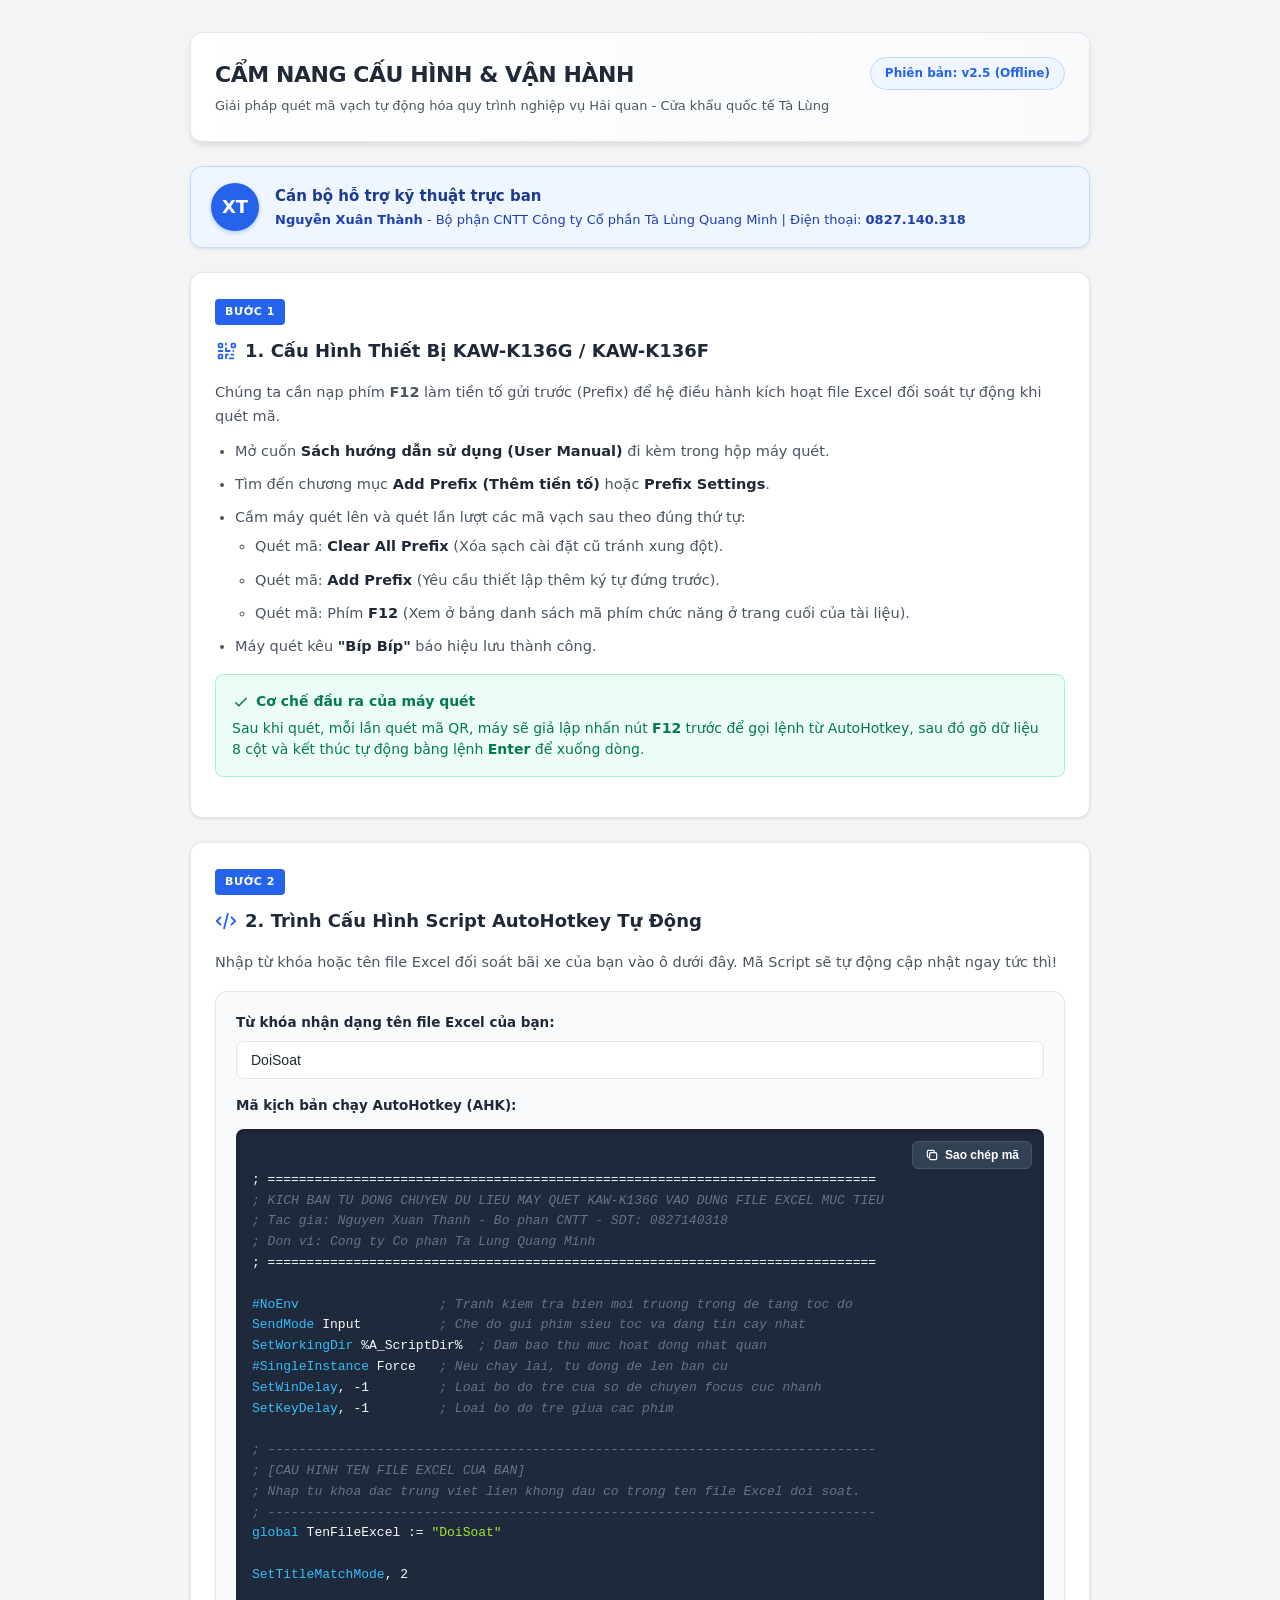
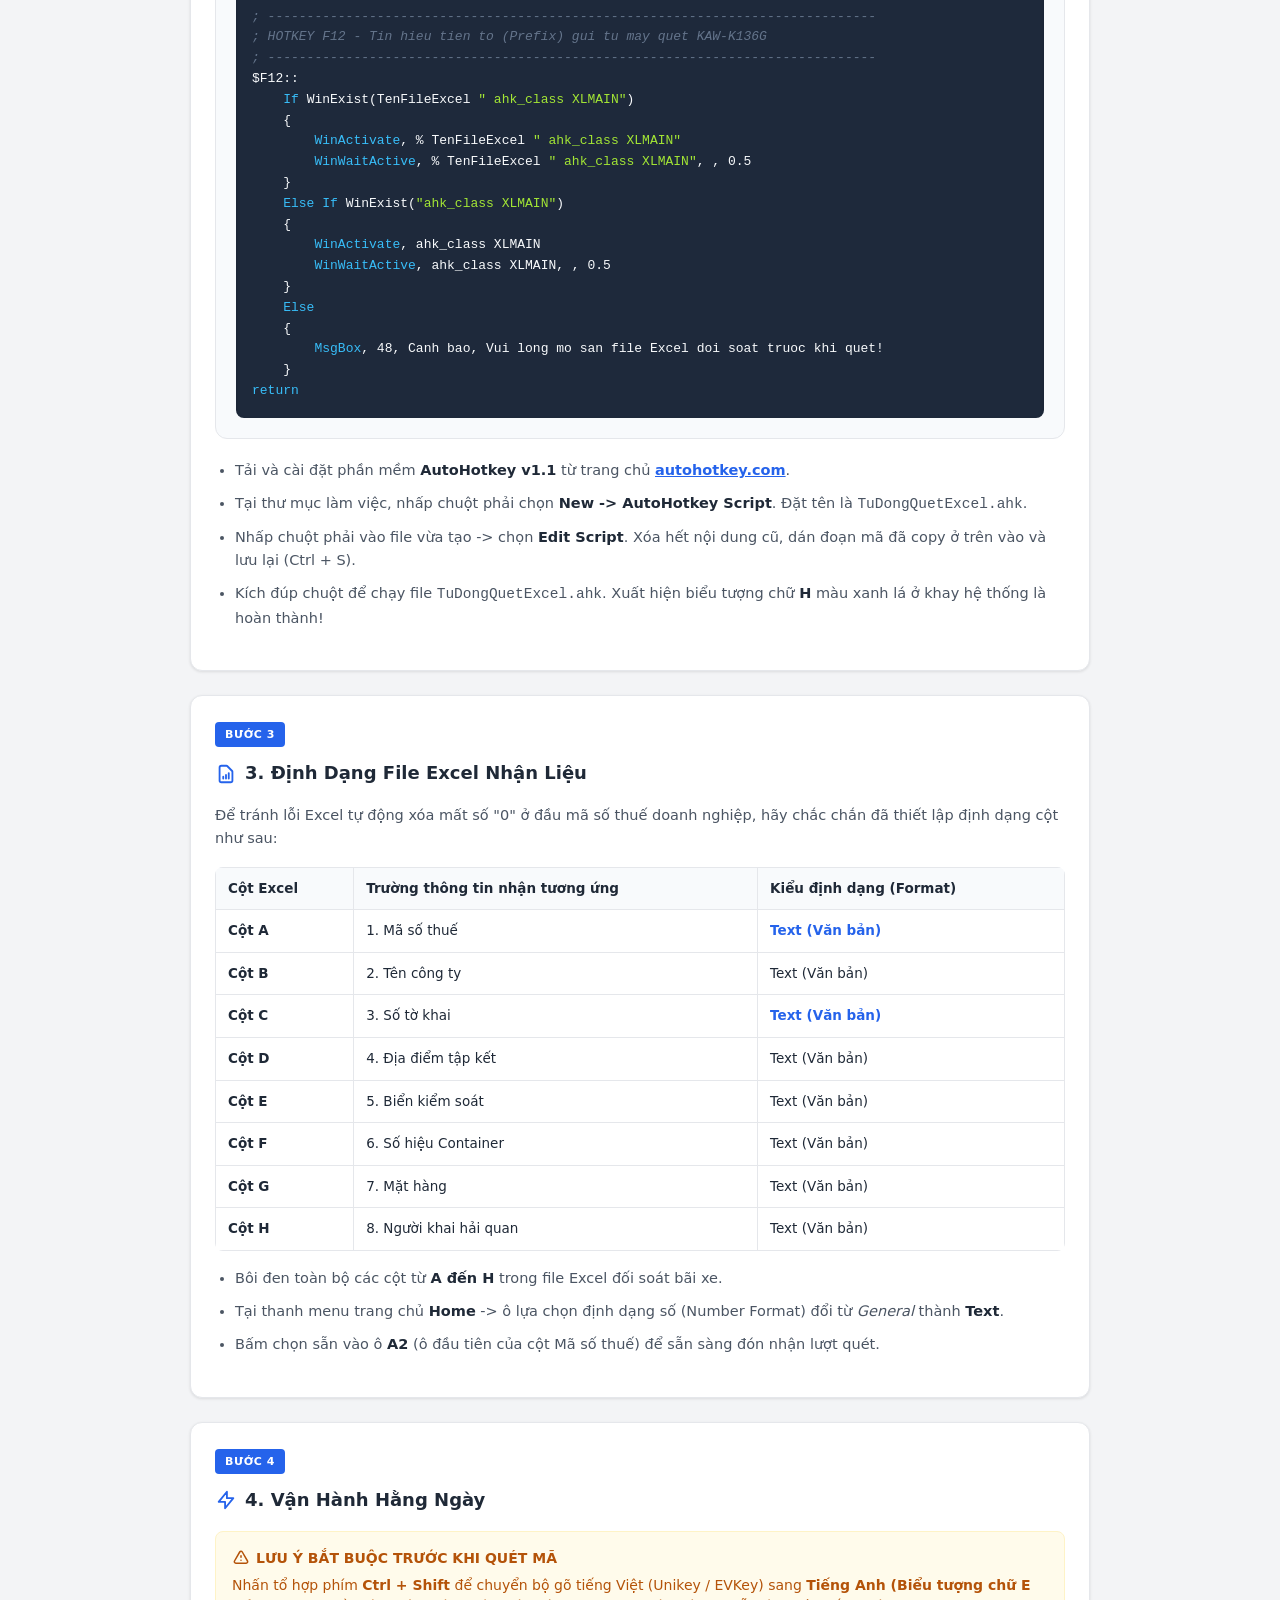
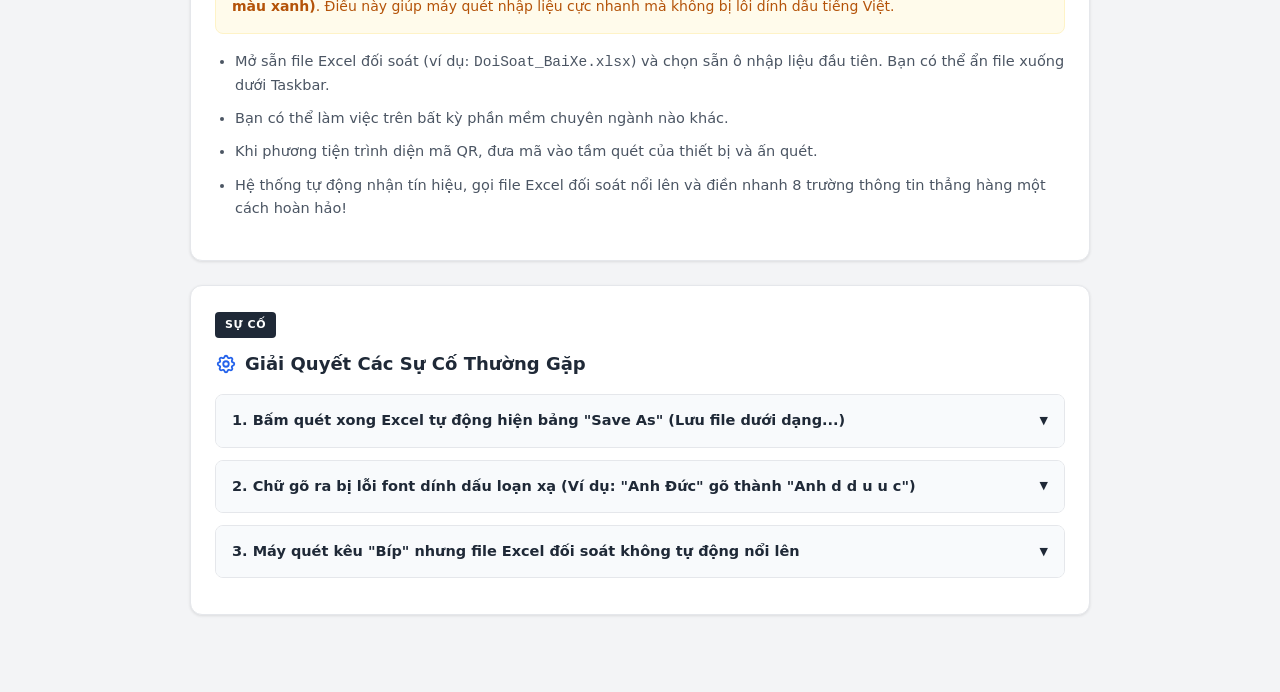
<file: guide.html>
<!-- guide.html -->
<!DOCTYPE html>
<html lang="vi">
<head>
    <meta charset="UTF-8">
    <meta name="viewport" content="width=device-width, initial-scale=1.0">
    <title>Cẩm Nang Hướng Dẫn Cấu Hình Hệ Thống QR Hải Quan</title>
    <style>
        /* ======================================================= */
        /* PURE CSS - THIẾT KẾ LIGHT THEME HIỆN ĐẠI                 */
        /* TỐI ƯU HÓA HOÀN TOÀN OFFLINE - KHÔNG PHỤ THUỘC INTERNET  */
        /* ======================================================= */
        :root {
            --bg-color: #f3f4f6;
            --card-bg: #ffffff;
            --text-main: #1f2937;
            --text-muted: #4b5563;
            --primary: #2563eb;
            --primary-hover: #1d4ed8;
            --success: #10b981;
            --success-bg: #ecfdf5;
            --success-border: #a7f3d0;
            --warning: #f59e0b;
            --warning-bg: #fffbeb;
            --warning-border: #fef3c7;
            --border-color: #e5e7eb;
            --code-bg: #1e293b;
            --code-text: #f8fafc;
            --radius-lg: 12px;
            --radius-md: 8px;
            --font-sans: system-ui, -apple-system, BlinkMacSystemFont, "Segoe UI", Roboto, "Helvetica Neue", Arial, sans-serif;
            --shadow-sm: 0 1px 3px rgba(0,0,0,0.1);
            --shadow-md: 0 4px 6px -1px rgba(0,0,0,0.1);
            --shadow-lg: 0 10px 15px -3px rgba(0,0,0,0.1);
        }

        * {
            box-sizing: border-box;
            margin: 0;
            padding: 0;
        }

        body {
            background-color: var(--bg-color);
            color: var(--text-main);
            font-family: var(--font-sans);
            line-height: 1.6;
            padding: 16px;
        }

        @media (min-width: 768px) {
            body { padding: 32px; }
        }

        .container {
            max-width: 900px;
            margin: 0 auto;
        }

        /* Header trang cẩm nang */
        .guide-header {
            background: linear-gradient(to right, #ffffff, #f8fafc);
            border: 1px solid var(--border-color);
            padding: 24px;
            border-radius: var(--radius-lg);
            margin-bottom: 24px;
            box-shadow: var(--shadow-md);
            display: flex;
            flex-direction: column;
            gap: 16px;
        }

        @media (min-width: 768px) {
            .guide-header {
                flex-direction: row;
                align-items: center;
                justify-content: space-between;
            }
        }

        .brand-text h1 {
            font-size: 20px;
            font-weight: 800;
            color: var(--text-main);
            text-transform: uppercase;
            letter-spacing: -0.02em;
        }

        @media (min-width: 768px) {
            .brand-text h1 { font-size: 22px; }
        }

        .brand-text p {
            font-size: 13px;
            color: var(--text-muted);
            margin-top: 4px;
        }

        .meta-tag {
            background-color: #eff6ff;
            color: var(--primary);
            border: 1px solid #bfdbfe;
            padding: 6px 14px;
            border-radius: 20px;
            font-size: 12px;
            font-weight: 600;
            align-self: flex-start;
            white-space: nowrap;
        }

        /* Thẻ liên hệ hỗ trợ kỹ thuật */
        .support-card {
            background-color: #eff6ff;
            border: 1px solid #bfdbfe;
            border-radius: var(--radius-lg);
            padding: 16px 20px;
            margin-bottom: 24px;
            display: flex;
            align-items: center;
            gap: 16px;
            box-shadow: var(--shadow-sm);
        }

        .support-avatar {
            width: 48px;
            height: 48px;
            background-color: var(--primary);
            color: white;
            border-radius: 50%;
            display: flex;
            align-items: center;
            justify-content: center;
            font-weight: bold;
            font-size: 18px;
            flex-shrink: 0;
            box-shadow: 0 2px 4px rgba(37, 99, 235, 0.3);
        }

        .support-info h3 {
            font-size: 15px;
            font-weight: 700;
            color: #1e3a8a;
            margin: 0;
        }

        .support-info p {
            font-size: 13px;
            color: #1e40af;
            margin: 2px 0 0 0;
        }

        /* Cấu trúc các bước (Step Cards) */
        .step-card {
            background-color: var(--card-bg);
            border: 1px solid var(--border-color);
            border-radius: var(--radius-lg);
            padding: 24px;
            margin-bottom: 24px;
            box-shadow: var(--shadow-sm);
            transition: transform 0.2s, box-shadow 0.2s;
        }
        
        .step-card:hover {
            box-shadow: var(--shadow-md);
        }

        .step-badge {
            background-color: var(--primary);
            color: white;
            font-size: 11px;
            font-weight: 700;
            padding: 4px 10px;
            border-radius: 4px;
            text-transform: uppercase;
            display: inline-block;
            margin-bottom: 12px;
            letter-spacing: 0.05em;
        }

        .step-title {
            font-size: 18px;
            font-weight: 700;
            color: var(--text-main);
            margin-bottom: 16px;
            display: flex;
            align-items: center;
            gap: 8px;
        }

        .step-title svg {
            color: var(--primary);
            width: 22px;
            height: 22px;
        }

        /* Danh sách hướng dẫn */
        .guide-list {
            margin-left: 20px;
            margin-bottom: 16px;
        }

        .guide-list li {
            margin-bottom: 10px;
            color: var(--text-muted);
            font-size: 14.5px;
        }

        .guide-list strong {
            color: var(--text-main);
        }

        /* Configurator Tool */
        .configurator-area {
            background-color: #f8fafc;
            border: 1px solid var(--border-color);
            border-radius: var(--radius-lg);
            padding: 20px;
            margin-top: 16px;
        }

        .config-label {
            display: block;
            font-size: 13.5px;
            font-weight: 700;
            color: var(--text-main);
            margin-bottom: 8px;
        }

        .config-input {
            width: 100%;
            padding: 10px 14px;
            border: 1px solid var(--border-color);
            background-color: #ffffff;
            border-radius: var(--radius-md);
            font-size: 14px;
            color: var(--text-main);
            outline: none;
            transition: all 0.2s;
            margin-bottom: 16px;
        }

        .config-input:focus {
            border-color: var(--primary);
            box-shadow: 0 0 0 3px rgba(37, 99, 235, 0.15);
        }

        /* Khung hiển thị Code */
        .code-container {
            position: relative;
            background-color: var(--code-bg);
            border-radius: var(--radius-md);
            padding: 16px;
            margin-top: 12px;
            box-shadow: inset 0 2px 4px rgba(0,0,0,0.2);
        }

        .code-block {
            font-family: Consolas, Monaco, "Andale Mono", "Ubuntu Mono", monospace;
            font-size: 13px;
            color: var(--code-text);
            white-space: pre-wrap;
            word-break: break-all;
            line-height: 1.6;
            margin-top: 25px;
        }
        
        .code-comment { color: #64748b; font-style: italic; }
        .code-keyword { color: #38bdf8; }
        .code-string { color: #a3e635; }

        .btn-copy {
            position: absolute;
            top: 12px;
            right: 12px;
            background-color: #334155;
            color: #ffffff;
            border: 1px solid #475569;
            padding: 6px 12px;
            border-radius: 6px;
            font-size: 12px;
            font-weight: 600;
            cursor: pointer;
            transition: all 0.2s;
            display: flex;
            align-items: center;
            gap: 6px;
        }

        .btn-copy:hover {
            background-color: #475569;
        }

        .btn-copy.copied {
            background-color: var(--success);
            border-color: var(--success);
        }

        /* Chú ý & Cảnh báo */
        .alert-box {
            padding: 16px;
            border-radius: var(--radius-md);
            margin: 16px 0;
            font-size: 14px;
            line-height: 1.5;
        }

        .alert-success {
            background-color: var(--success-bg);
            color: #047857;
            border: 1px solid var(--success-border);
        }

        .alert-warning {
            background-color: var(--warning-bg);
            color: #b45309;
            border: 1px solid var(--warning-border);
        }

        .alert-box h4 {
            font-weight: 700;
            margin-bottom: 6px;
            display: flex;
            align-items: center;
            gap: 6px;
        }

        /* Table định dạng cột */
        .format-table {
            width: 100%;
            border-collapse: collapse;
            margin: 16px 0;
            font-size: 13.5px;
            border-radius: var(--radius-md);
            overflow: hidden;
        }

        .format-table th, .format-table td {
            border: 1px solid var(--border-color);
            padding: 10px 12px;
            text-align: left;
        }

        .format-table th {
            background-color: #f8fafc;
            font-weight: 700;
        }
        
        .format-table tr:hover td {
            background-color: #f8fafc;
        }

        /* Accordion sự cố - Animation mượt mà */
        .trouble-item {
            border: 1px solid var(--border-color);
            border-radius: var(--radius-md);
            margin-bottom: 12px;
            background-color: #ffffff;
            overflow: hidden;
        }

        .trouble-header {
            padding: 14px 16px;
            font-weight: 700;
            font-size: 14.5px;
            background-color: #f8fafc;
            cursor: pointer;
            user-select: none;
            display: flex;
            justify-content: space-between;
            align-items: center;
            transition: background-color 0.2s;
        }

        .trouble-header:hover {
            background-color: #f1f5f9;
        }

        .trouble-content {
            max-height: 0;
            overflow: hidden;
            transition: max-height 0.3s ease-out, padding 0.3s ease;
            background-color: #ffffff;
            font-size: 13.5px;
            color: var(--text-muted);
            line-height: 1.5;
        }
        
        .trouble-content.active {
            max-height: 300px;
            padding: 16px;
            border-top: 1px solid var(--border-color);
        }

        .arrow-icon {
            font-size: 11px;
            transition: transform 0.3s ease;
        }
        
        .trouble-header.open .arrow-icon {
            transform: rotate(180deg);
        }

        /* Custom Toast Notification */
        .toast {
            display: flex;
            align-items: center;
            gap: 8px;
            position: fixed;
            bottom: 24px;
            right: 24px;
            background-color: var(--text-main);
            color: white;
            padding: 14px 20px;
            border-radius: var(--radius-md);
            box-shadow: var(--shadow-lg);
            z-index: 9999;
            font-weight: 600;
            font-size: 14px;
            opacity: 0;
            visibility: hidden;
            transform: translateY(20px);
            transition: all 0.3s ease;
        }
        
        .toast.show {
            opacity: 1;
            visibility: visible;
            transform: translateY(0);
        }
    </style>
</head>
<body>

    <div class="container">
        
        <header class="guide-header">
            <div class="brand-text">
                <h1>Cẩm Nang Cấu HÌNH &amp; VẬN HÀNH</h1>
                <p>Giải pháp quét mã vạch tự động hóa quy trình nghiệp vụ Hải quan - Cửa khẩu quốc tế Tà Lùng</p>
            </div>
            <div class="meta-tag">Phiên bản: v2.5 (Offline)</div>
        </header>

        <div class="support-card">
            <div class="support-avatar">XT</div>
            <div class="support-info">
                <h3>Cán bộ hỗ trợ kỹ thuật trực ban</h3>
                <p><strong>Nguyễn Xuân Thành</strong> - Bộ phận CNTT Công ty Cổ phần Tà Lùng Quang Minh | Điện thoại: <strong>0827.140.318</strong></p>
            </div>
        </div>

        <section class="step-card">
            <span class="step-badge">Bước 1</span>
            <h2 class="step-title">
                <svg fill="none" stroke="currentColor" stroke-width="2" viewBox="0 0 24 24"><path stroke-linecap="round" stroke-linejoin="round" d="M12 4v1m6 11h2m-6 0h-2v4m0-11v3m0 0h.01M12 12h4.01M16 20h4M4 12h4m12 0h.01M5 8h2a1 1 0 001-1V5a1 1 0 00-1-1H5a1 1 0 00-1 1v2a1 1 0 001 1zm14 0h2a1 1 0 001-1V5a1 1 0 00-1-1h-2a1 1 0 00-1 1v2a1 1 0 001 1zM5 20h2a1 1 0 001-1v-2a1 1 0 00-1-1H5a1 1 0 00-1 1v2a1 1 0 001 1z"></path></svg>
                1. Cấu Hình Thiết Bị KAW-K136G / KAW-K136F
            </h2>
            <p style="font-size:14.5px; color:var(--text-muted); margin-bottom:12px;">Chúng ta cần nạp phím <strong>F12</strong> làm tiền tố gửi trước (Prefix) để hệ điều hành kích hoạt file Excel đối soát tự động khi quét mã.</p>
            
            <ul class="guide-list">
                <li>Mở cuốn <strong>Sách hướng dẫn sử dụng (User Manual)</strong> đi kèm trong hộp máy quét.</li>
                <li>Tìm đến chương mục <strong>Add Prefix (Thêm tiền tố)</strong> hoặc <strong>Prefix Settings</strong>.</li>
                <li>Cầm máy quét lên và quét lần lượt các mã vạch sau theo đúng thứ tự:
                    <ul style="margin-left: 20px; margin-top: 6px; list-style-type: circle;">
                        <li>Quét mã: <strong>Clear All Prefix</strong> (Xóa sạch cài đặt cũ tránh xung đột).</li>
                        <li>Quét mã: <strong>Add Prefix</strong> (Yêu cầu thiết lập thêm ký tự đứng trước).</li>
                        <li>Quét mã: Phím <strong>F12</strong> (Xem ở bảng danh sách mã phím chức năng ở trang cuối của tài liệu).</li>
                    </ul>
                </li>
                <li>Máy quét kêu <strong>"Bíp Bíp"</strong> báo hiệu lưu thành công.</li>
            </ul>

            <div class="alert-box alert-success">
                <h4>
                    <svg width="18" height="18" fill="none" stroke="currentColor" stroke-width="2" viewBox="0 0 24 24"><path stroke-linecap="round" stroke-linejoin="round" d="M5 13l4 4L19 7"></path></svg>
                    Cơ chế đầu ra của máy quét
                </h4>
                Sau khi quét, mỗi lần quét mã QR, máy sẽ giả lập nhấn nút <strong>F12</strong> trước để gọi lệnh từ AutoHotkey, sau đó gõ dữ liệu 8 cột và kết thúc tự động bằng lệnh <strong>Enter</strong> để xuống dòng.
            </div>
        </section>

        <section class="step-card">
            <span class="step-badge">Bước 2</span>
            <h2 class="step-title">
                <svg fill="none" stroke="currentColor" stroke-width="2" viewBox="0 0 24 24"><path stroke-linecap="round" stroke-linejoin="round" d="M10 20l4-16m4 4l4 4-4 4M6 16l-4-4 4-4"></path></svg>
                2. Trình Cấu Hình Script AutoHotkey Tự Động
            </h2>
            <p style="font-size:14.5px; color:var(--text-muted); margin-bottom:12px;">Nhập từ khóa hoặc tên file Excel đối soát bãi xe của bạn vào ô dưới đây. Mã Script sẽ tự động cập nhật ngay tức thì!</p>

            <div class="configurator-area">
                <label class="config-label" for="targetFileName">Từ khóa nhận dạng tên file Excel của bạn:</label>
                <input type="text" id="targetFileName" class="config-input" value="DoiSoat" oninput="updateAHKScript()" placeholder="Ví dụ: DoiSoat, BangKe, KhaiBao...">

                <label class="config-label">Mã kịch bản chạy AutoHotkey (AHK):</label>
                <div class="code-container">
                    <button type="button" class="btn-copy" id="copyBtn" onclick="copyAHKCode()">
                        <svg width="14" height="14" fill="none" stroke="currentColor" stroke-width="2" viewBox="0 0 24 24"><path stroke-linecap="round" stroke-linejoin="round" d="M8 16H6a2 2 0 01-2-2V6a2 2 0 012-2h8a2 2 0 012 2v2m-6 12h8a2 2 0 002-2v-8a2 2 0 00-2-2h-8a2 2 0 00-2 2v8a2 2 0 002 2z"></path></svg>
                        <span>Sao chép mã</span>
                    </button>
                    <div class="code-block" id="ahkCodeDisplay"></div>
                </div>
            </div>

            <ul class="guide-list" style="margin-top: 20px;">
                <li>Tải và cài đặt phần mềm <strong>AutoHotkey v1.1</strong> từ trang chủ <a href="https://www.autohotkey.com/" target="_blank" style="color:var(--primary); font-weight: 600;">autohotkey.com</a>.</li>
                <li>Tại thư mục làm việc, nhấp chuột phải chọn <strong>New -> AutoHotkey Script</strong>. Đặt tên là <code>TuDongQuetExcel.ahk</code>.</li>
                <li>Nhấp chuột phải vào file vừa tạo -> chọn <strong>Edit Script</strong>. Xóa hết nội dung cũ, dán đoạn mã đã copy ở trên vào và lưu lại (Ctrl + S).</li>
                <li>Kích đúp chuột để chạy file <code>TuDongQuetExcel.ahk</code>. Xuất hiện biểu tượng chữ <strong>H</strong> màu xanh lá ở khay hệ thống là hoàn thành!</li>
            </ul>
        </section>

        <section class="step-card">
            <span class="step-badge">Bước 3</span>
            <h2 class="step-title">
                <svg fill="none" stroke="currentColor" stroke-width="2" viewBox="0 0 24 24"><path stroke-linecap="round" stroke-linejoin="round" d="M9 17v-2m3 2v-4m3 4v-6m2 10H7a2 2 0 01-2-2V5a2 2 0 012-2h5.586a1 1 0 01.707.293l5.414 5.414a1 1 0 01.293.707V19a2 2 0 01-2 2z"></path></svg>
                3. Định Dạng File Excel Nhận Liệu
            </h2>
            <p style="font-size:14.5px; color:var(--text-muted); margin-bottom:12px;">Để tránh lỗi Excel tự động xóa mất số "0" ở đầu mã số thuế doanh nghiệp, hãy chắc chắn đã thiết lập định dạng cột như sau:</p>

            <table class="format-table">
                <thead>
                    <tr>
                        <th>Cột Excel</th>
                        <th>Trường thông tin nhận tương ứng</th>
                        <th>Kiểu định dạng (Format)</th>
                    </tr>
                </thead>
                <tbody>
                    <tr>
                        <td><strong>Cột A</strong></td>
                        <td>1. Mã số thuế</td>
                        <td style="color: var(--primary); font-weight: bold;">Text (Văn bản)</td>
                    </tr>
                    <tr>
                        <td><strong>Cột B</strong></td>
                        <td>2. Tên công ty</td>
                        <td>Text (Văn bản)</td>
                    </tr>
                    <tr>
                        <td><strong>Cột C</strong></td>
                        <td>3. Số tờ khai</td>
                        <td style="color: var(--primary); font-weight: bold;">Text (Văn bản)</td>
                    </tr>
                    <tr>
                        <td><strong>Cột D</strong></td>
                        <td>4. Địa điểm tập kết</td>
                        <td>Text (Văn bản)</td>
                    </tr>
                    <tr>
                        <td><strong>Cột E</strong></td>
                        <td>5. Biển kiểm soát</td>
                        <td>Text (Văn bản)</td>
                    </tr>
                    <tr>
                        <td><strong>Cột F</strong></td>
                        <td>6. Số hiệu Container</td>
                        <td>Text (Văn bản)</td>
                    </tr>
                    <tr>
                        <td><strong>Cột G</strong></td>
                        <td>7. Mặt hàng</td>
                        <td>Text (Văn bản)</td>
                    </tr>
                    <tr>
                        <td><strong>Cột H</strong></td>
                        <td>8. Người khai hải quan</td>
                        <td>Text (Văn bản)</td>
                    </tr>
                </tbody>
            </table>

            <ul class="guide-list">
                <li>Bôi đen toàn bộ các cột từ <strong>A đến H</strong> trong file Excel đối soát bãi xe.</li>
                <li>Tại thanh menu trang chủ <strong>Home</strong> -> ô lựa chọn định dạng số (Number Format) đổi từ <em>General</em> thành <strong>Text</strong>.</li>
                <li>Bấm chọn sẵn vào ô <strong>A2</strong> (ô đầu tiên của cột Mã số thuế) để sẵn sàng đón nhận lượt quét.</li>
            </ul>
        </section>

        <section class="step-card">
            <span class="step-badge">Bước 4</span>
            <h2 class="step-title">
                <svg fill="none" stroke="currentColor" stroke-width="2" viewBox="0 0 24 24"><path stroke-linecap="round" stroke-linejoin="round" d="M13 10V3L4 14h7v7l9-11h-7z"></path></svg>
                4. Vận Hành Hằng Ngày
            </h2>
            
            <div class="alert-box alert-warning">
                <h4>
                    <svg width="18" height="18" fill="none" stroke="currentColor" stroke-width="2" viewBox="0 0 24 24"><path stroke-linecap="round" stroke-linejoin="round" d="M12 9v2m0 4h.01m-6.938 4h13.856c1.54 0 2.502-1.667 1.732-3L13.732 4c-.77-1.333-2.694-1.333-3.464 0L3.34 16c-.77 1.333.192 3 1.732 3z"></path></svg>
                    LƯU Ý BẮT BUỘC TRƯỚC KHI QUÉT MÃ
                </h4>
                Nhấn tổ hợp phím <strong>Ctrl + Shift</strong> để chuyển bộ gõ tiếng Việt (Unikey / EVKey) sang <strong>Tiếng Anh (Biểu tượng chữ E màu xanh)</strong>. Điều này giúp máy quét nhập liệu cực nhanh mà không bị lỗi dính dấu tiếng Việt.
            </div>

            <ul class="guide-list">
                <li>Mở sẵn file Excel đối soát (ví dụ: <code>DoiSoat_BaiXe.xlsx</code>) và chọn sẵn ô nhập liệu đầu tiên. Bạn có thể ẩn file xuống dưới Taskbar.</li>
                <li>Bạn có thể làm việc trên bất kỳ phần mềm chuyên ngành nào khác.</li>
                <li>Khi phương tiện trình diện mã QR, đưa mã vào tầm quét của thiết bị và ấn quét.</li>
                <li>Hệ thống tự động nhận tín hiệu, gọi file Excel đối soát nổi lên và điền nhanh 8 trường thông tin thẳng hàng một cách hoàn hảo!</li>
            </ul>
        </section>

        <section class="step-card" style="margin-bottom: 48px;">
            <span class="step-badge" style="background-color: var(--text-main);">Sự cố</span>
            <h2 class="step-title">
                <svg fill="none" stroke="currentColor" stroke-width="2" viewBox="0 0 24 24"><path stroke-linecap="round" stroke-linejoin="round" d="M10.325 4.317c.426-1.756 2.924-1.756 3.35 0a1.724 1.724 0 002.573 1.066c1.543-.94 3.31.826 2.37 2.37a1.724 1.724 0 001.065 2.572c1.756.426 1.756 2.924 0 3.35a1.724 1.724 0 00-1.066 2.573c.94 1.543-.826 3.31-2.37 2.37a1.724 1.724 0 00-2.572 1.065c-.426 1.756-2.924 1.756-3.35 0a1.724 1.724 0 00-2.573-1.066c-1.543.94-3.31-.826-2.37-2.37a1.724 1.724 0 00-1.065-2.572c-1.756-.426-1.756-2.924 0-3.35a1.724 1.724 0 001.066-2.573c-.94-1.543.826-3.31 2.37-2.37.996.608 2.296.07 2.572-1.065z"></path><path stroke-linecap="round" stroke-linejoin="round" d="M15 12a3 3 0 11-6 0 3 3 0 016 0z"></path></svg>
                Giải Quyết Các Sự Cố Thường Gặp
            </h2>
            
            <div class="trouble-item">
                <div class="trouble-header" onclick="toggleTrouble(this)">
                    <span>1. Bấm quét xong Excel tự động hiện bảng "Save As" (Lưu file dưới dạng...)</span>
                    <span class="arrow-icon">▼</span>
                </div>
                <div class="trouble-content">
                    <strong>Nguyên nhân:</strong> Do phần mềm AutoHotkey chưa được khởi chạy ngầm trên Windows nên không "nuốt" được phím F12 gửi từ đầu máy quét.<br>
                    <strong>Khắc phục:</strong> Hãy kiểm tra khay hệ thống (góc dưới bên phải màn hình) xem có biểu tượng chữ H màu xanh lá cây không. Nếu không có, hãy kích đúp chuột vào file <code>TuDongQuetExcel.ahk</code> để khởi chạy lại.
                </div>
            </div>

            <div class="trouble-item">
                <div class="trouble-header" onclick="toggleTrouble(this)">
                    <span>2. Chữ gõ ra bị lỗi font dính dấu loạn xạ (Ví dụ: "Anh Đức" gõ thành "Anh d d u u c")</span>
                    <span class="arrow-icon">▼</span>
                </div>
                <div class="trouble-content">
                    <strong>Nguyên nhân:</strong> Do Unikey hoặc EVKey trên máy tính của bạn đang để chế độ Tiếng Việt (Chữ V). Vì máy quét nhập liệu cực nhanh, bộ gõ sẽ hiểu nhầm các ký tự liên tiếp là phím bấm dấu.<br>
                    <strong>Khắc phục:</strong> Nhấp vào biểu tượng Unikey đổi sang chế độ gõ <strong>Tiếng Anh (Chữ E)</strong> hoặc nhấn tổ hợp phím <strong>Ctrl + Shift</strong> trước khi bắt đầu ca trực quét mã.
                </div>
            </div>

            <div class="trouble-item">
                <div class="trouble-header" onclick="toggleTrouble(this)">
                    <span>3. Máy quét kêu "Bíp" nhưng file Excel đối soát không tự động nổi lên</span>
                    <span class="arrow-icon">▼</span>
                </div>
                <div class="trouble-content">
                    <strong>Nguyên nhân:</strong> Tên của file Excel bạn đang mở không chứa từ khóa cấu hình trong đoạn mã Script (Ví dụ bạn cấu hình tìm chữ "DoiSoat" nhưng tên file Excel thực tế là "Bao_Cao_Tuan.xlsx").<br>
                    <strong>Khắc phục:</strong> Đổi tên file Excel của bạn cho chứa từ khóa đó (Ví dụ: "DoiSoat_Bãi_Xe.xlsx") hoặc chỉnh sửa lại tên cấu hình trong ô nhập của Bước 2 và cập nhật lại mã code vào file AHK.
                </div>
            </div>
        </section>

    </div>

    <div id="toast" class="toast">
        <svg width="20" height="20" fill="none" stroke="currentColor" stroke-width="2" viewBox="0 0 24 24"><path stroke-linecap="round" stroke-linejoin="round" d="M9 12l2 2 4-4m6 2a9 9 0 11-18 0 9 9 0 0118 0z"></path></svg>
        <span id="toastMessage">Thông báo</span>
    </div>

    <script>
        // Cập nhật hàm sử dụng Template Literals ES6 cho cú pháp sạch đẹp, dễ bảo trì
        function generateScriptContent(fileName) {
            return `; ==============================================================================
<span class="code-comment">; KICH BAN TU DONG CHUYEN DU LIEU MAY QUET KAW-K136G VAO DUNG FILE EXCEL MUC TIEU
; Tac gia: Nguyen Xuan Thanh - Bo phan CNTT - SDT: 0827140318
; Don vi: Cong ty Co phan Ta Lung Quang Minh</span>
; ==============================================================================

<span class="code-keyword">#NoEnv</span>                  <span class="code-comment">; Tranh kiem tra bien moi truong trong de tang toc do</span>
<span class="code-keyword">SendMode</span> Input          <span class="code-comment">; Che do gui phim sieu toc va dang tin cay nhat</span>
<span class="code-keyword">SetWorkingDir</span> %A_ScriptDir%  <span class="code-comment">; Dam bao thu muc hoat dong nhat quan</span>
<span class="code-keyword">#SingleInstance</span> Force   <span class="code-comment">; Neu chay lai, tu dong de len ban cu</span>
<span class="code-keyword">SetWinDelay</span>, -1         <span class="code-comment">; Loai bo do tre cua so de chuyen focus cuc nhanh</span>
<span class="code-keyword">SetKeyDelay</span>, -1         <span class="code-comment">; Loai bo do tre giua cac phim</span>

<span class="code-comment">; ------------------------------------------------------------------------------
; [CAU HINH TEN FILE EXCEL CUA BAN]
; Nhap tu khoa dac trung viet lien khong dau co trong ten file Excel doi soat.
; ------------------------------------------------------------------------------</span>
<span class="code-keyword">global</span> TenFileExcel := <span class="code-string">"${fileName}"</span>

<span class="code-keyword">SetTitleMatchMode</span>, 2

<span class="code-comment">; ------------------------------------------------------------------------------
; HOTKEY F12 - Tin hieu tien to (Prefix) gui tu may quet KAW-K136G
; ------------------------------------------------------------------------------</span>
$F12::
    <span class="code-keyword">If</span> WinExist(TenFileExcel <span class="code-string">" ahk_class XLMAIN"</span>)
    {
        <span class="code-keyword">WinActivate</span>, % TenFileExcel <span class="code-string">" ahk_class XLMAIN"</span>
        <span class="code-keyword">WinWaitActive</span>, % TenFileExcel <span class="code-string">" ahk_class XLMAIN"</span>, , 0.5
    }
    <span class="code-keyword">Else If</span> WinExist(<span class="code-string">"ahk_class XLMAIN"</span>)
    {
        <span class="code-keyword">WinActivate</span>, ahk_class XLMAIN
        <span class="code-keyword">WinWaitActive</span>, ahk_class XLMAIN, , 0.5
    }
    <span class="code-keyword">Else</span>
    {
        <span class="code-keyword">MsgBox</span>, 48, Canh bao, Vui long mo san file Excel doi soat truoc khi quet!
    }
<span class="code-keyword">return</span>`;
        }

        // Cập nhật hiển thị mã kịch bản
        function updateAHKScript() {
            let inputVal = document.getElementById('targetFileName').value.trim();
            if (!inputVal) inputVal = "DoiSoat";
            
            document.getElementById('ahkCodeDisplay').innerHTML = generateScriptContent(inputVal);
        }

        // Hàm copy sử dụng API Clipboard hiện đại với fallback
        function copyAHKCode() {
            const codeText = document.getElementById('ahkCodeDisplay').innerText;
            const btn = document.getElementById('copyBtn');
            const originalText = btn.innerHTML;

            const updateButtonState = () => {
                btn.classList.add('copied');
                btn.innerHTML = `<svg width="14" height="14" fill="none" stroke="currentColor" stroke-width="2" viewBox="0 0 24 24"><path stroke-linecap="round" stroke-linejoin="round" d="M5 13l4 4L19 7"></path></svg> <span>Đã copy ✓</span>`;
                showToast("Đã sao chép mã kịch bản AHK vào bộ nhớ tạm!");
                
                setTimeout(() => {
                    btn.classList.remove('copied');
                    btn.innerHTML = originalText;
                }, 2000);
            };

            if (navigator.clipboard && window.isSecureContext) {
                navigator.clipboard.writeText(codeText).then(updateButtonState).catch(() => fallbackCopy(codeText, updateButtonState));
            } else {
                fallbackCopy(codeText, updateButtonState);
            }
        }

        function fallbackCopy(text, successCallback) {
            const textarea = document.createElement('textarea');
            textarea.value = text;
            textarea.style.position = 'fixed';
            textarea.style.opacity = '0';
            document.body.appendChild(textarea);
            textarea.select();
            try {
                if (document.execCommand('copy')) successCallback();
                else showToast("Không thể sao chép tự động. Vui lòng bôi đen và copy thủ công.");
            } catch (err) {
                showToast("Lỗi sao chép tự động. Vui lòng copy thủ công.");
            }
            document.body.removeChild(textarea);
        }

        let toastTimeout;
        function showToast(message) {
            const toast = document.getElementById('toast');
            document.getElementById('toastMessage').innerText = message;
            
            toast.classList.add('show');
            clearTimeout(toastTimeout);
            
            toastTimeout = setTimeout(() => {
                toast.classList.remove('show');
            }, 3000);
        }

        // Xử lý đóng mở Accordion mượt mà với max-height
        function toggleTrouble(element) {
            const content = element.nextElementSibling;
            element.classList.toggle('open');
            content.classList.toggle('active');
        }

        // Khởi tạo script lần đầu
        window.onload = updateAHKScript;
    </script>
</body>
</html>
</file>
